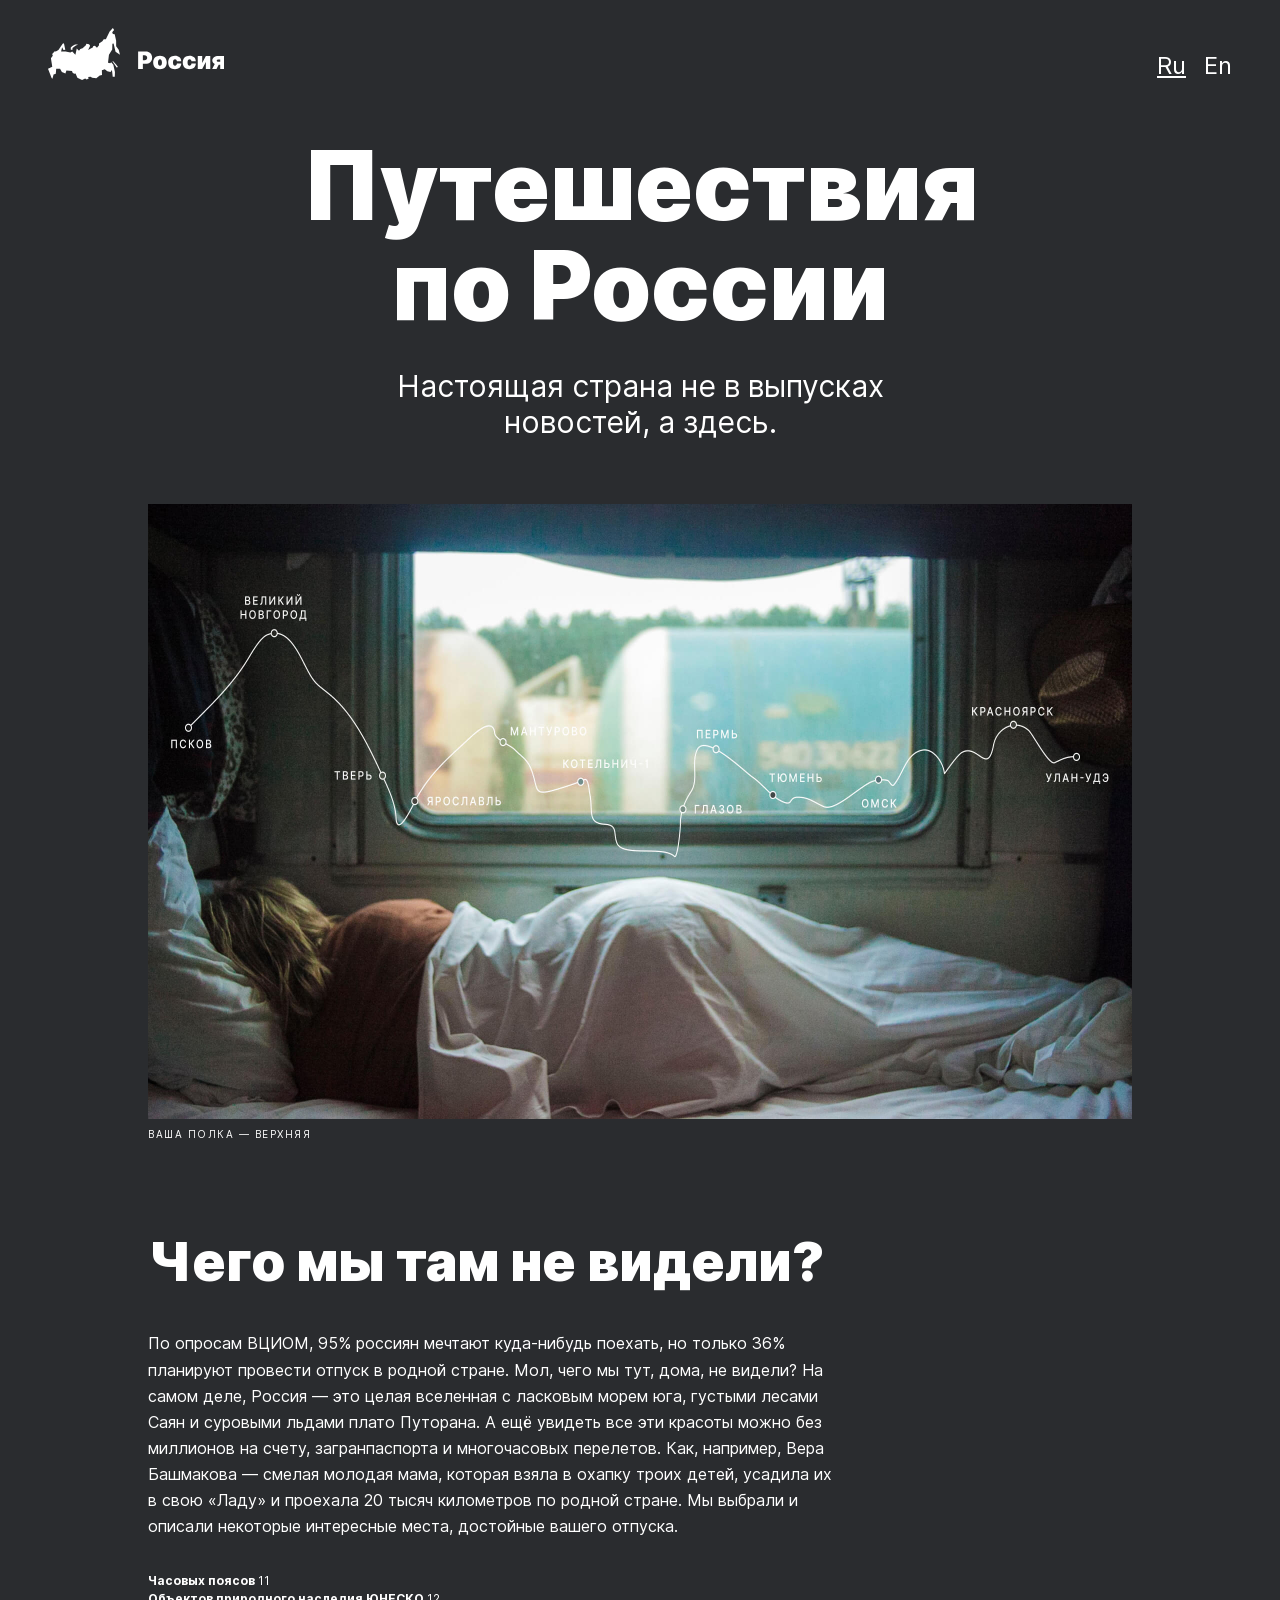
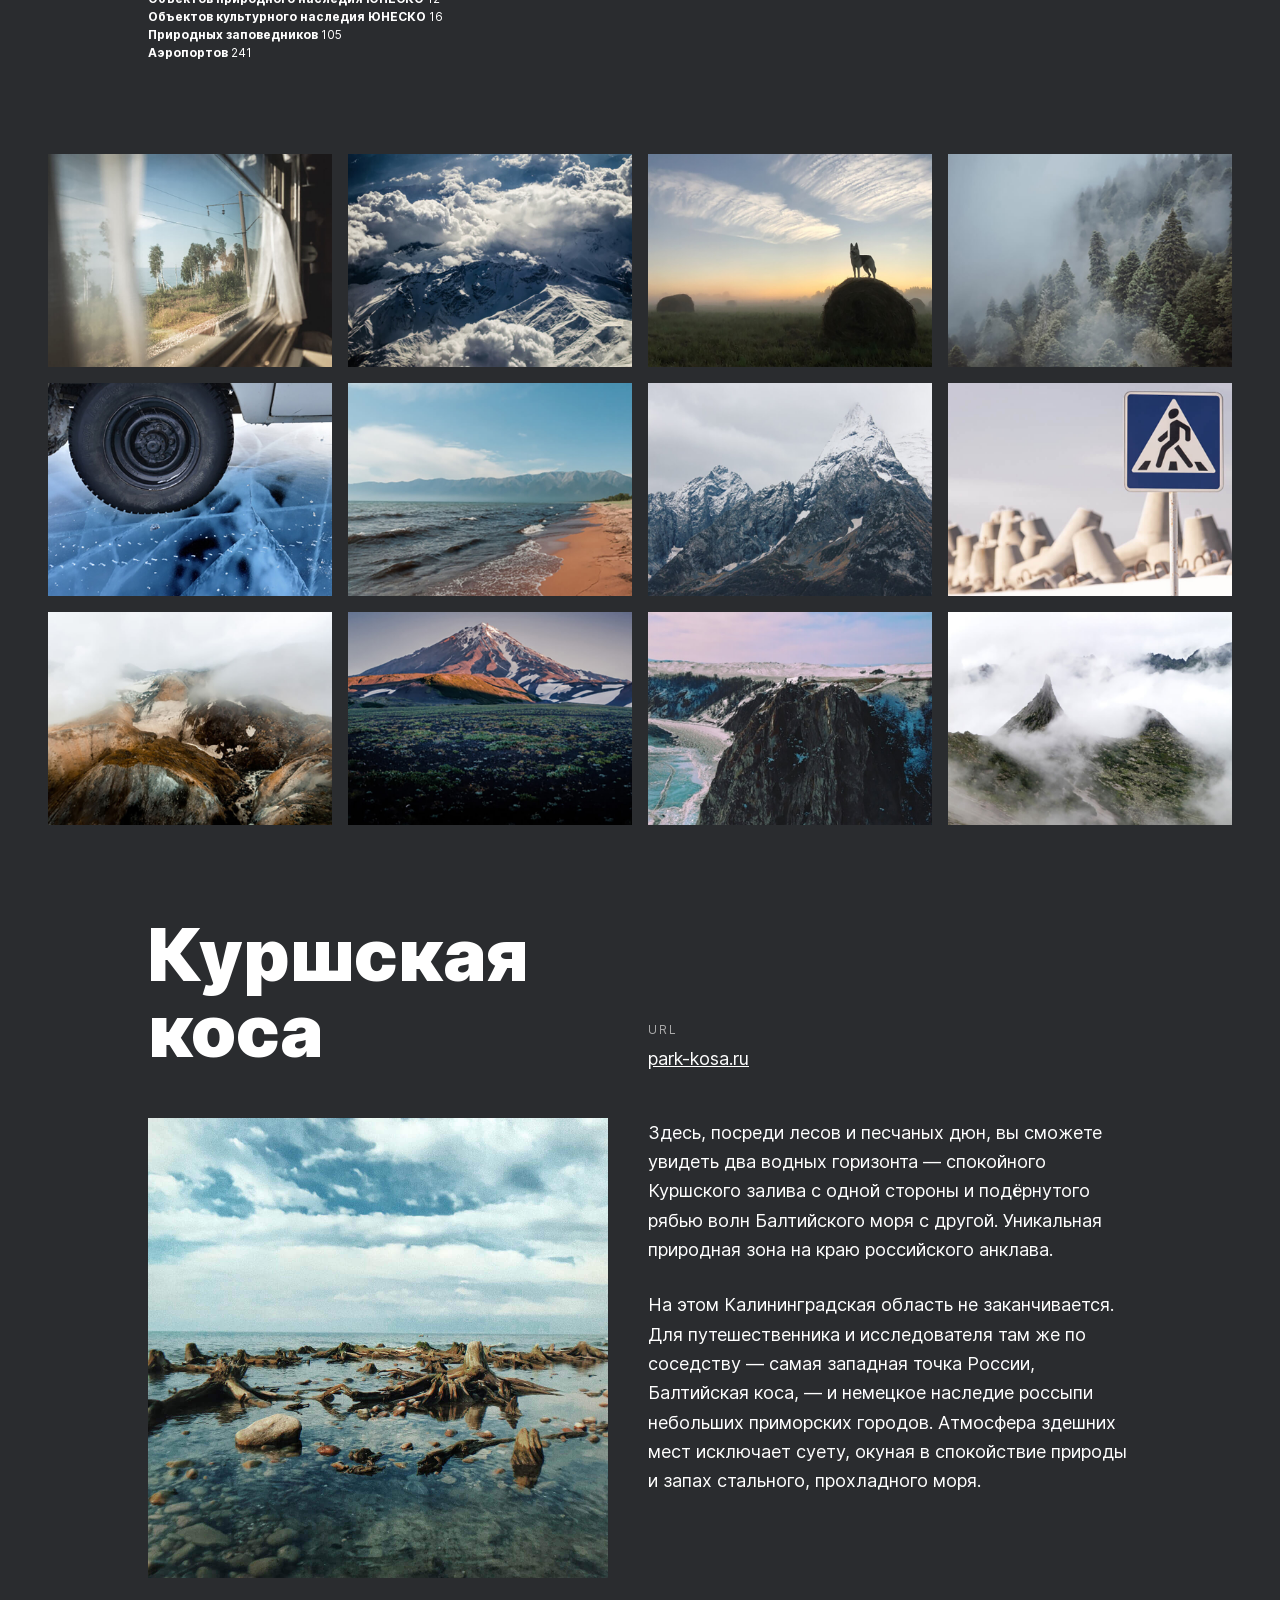
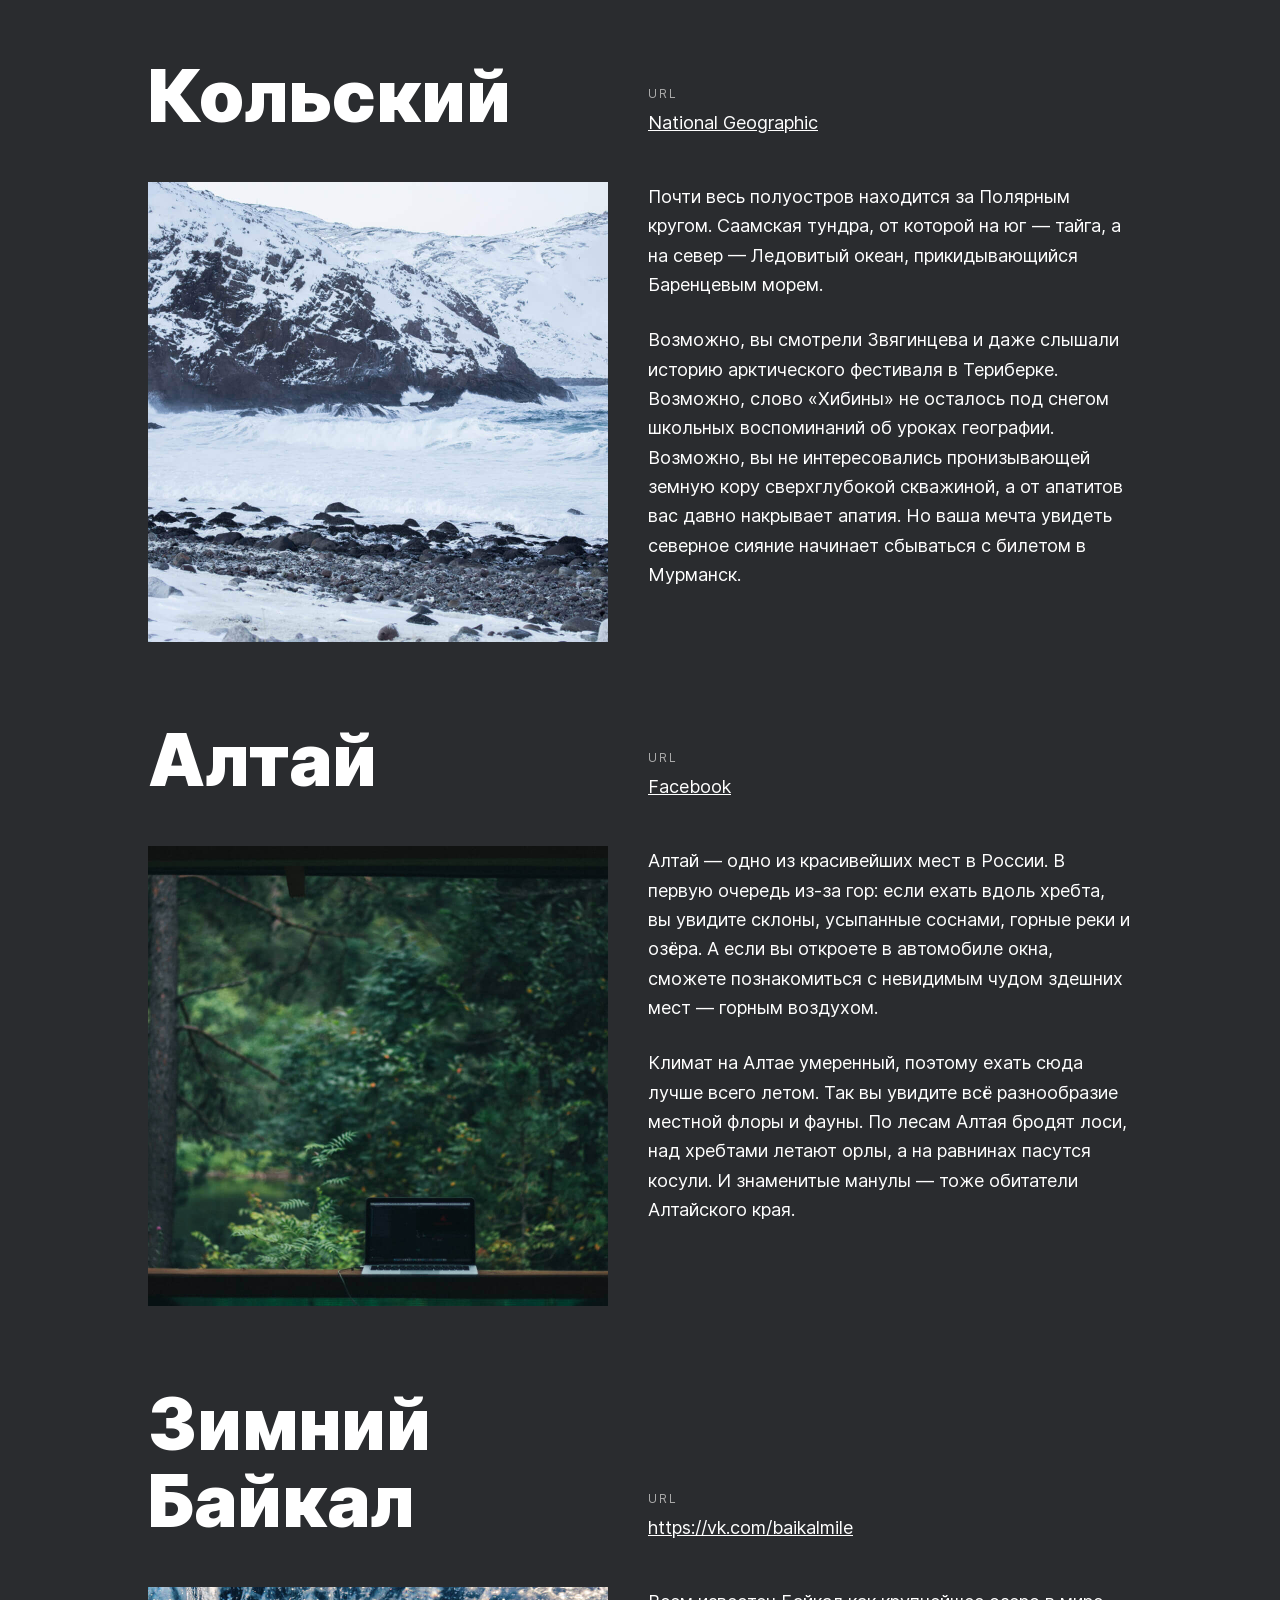
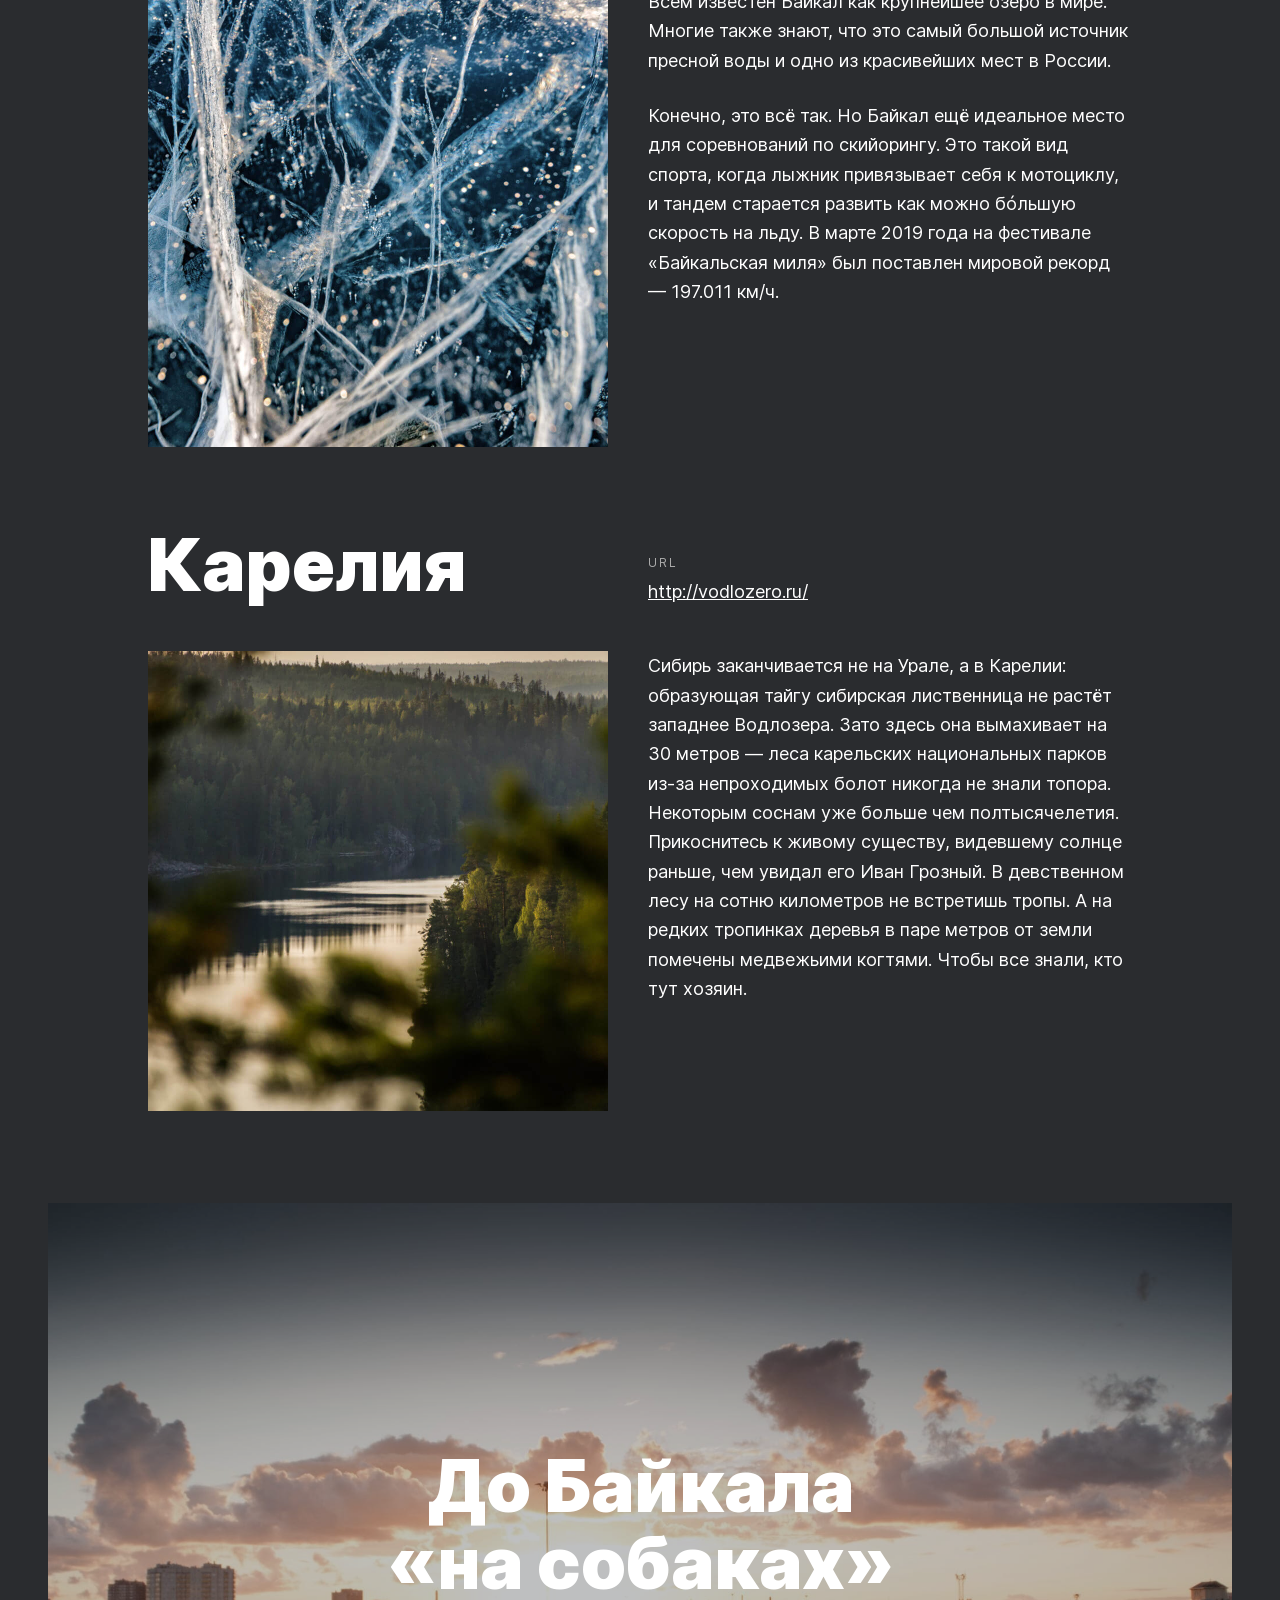
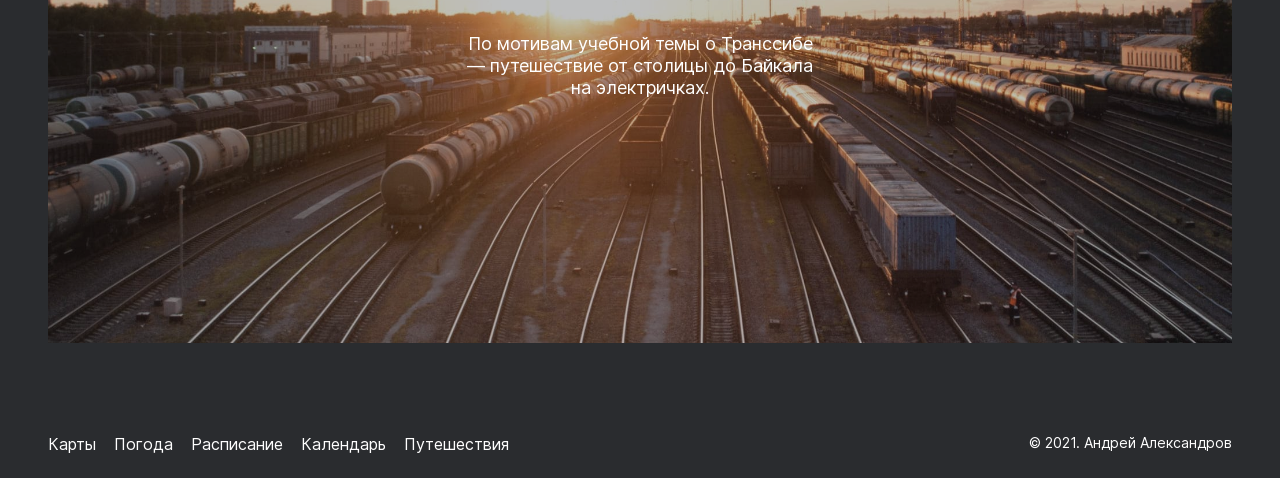
<file: index.html>
<!DOCTYPE html>
<html lang="ru">
<head>
  <meta charset="UTF-8">
  <meta name="viewport" content="width=device-width, initial-scale=1.0">
  <title>Путешествия по России</title>
  <link rel="stylesheet" href="pages/index.css">
</head>
<body class="root">
  <div class="page">
    <header class="header">
      <img class="header__logo" src="images/header-logo.svg" alt="лого карта России">
      <ul class="header__lang-links">
        <li>
          <a href="index.html" class="header__lang-link header__lang-link_ru hover-link">Ru</a>
        </li>
        <li>
          <a href="index.en.html" class="header__lang-link hover-link">En</a>
        </li>
      </ul>
    </header>
    <main class="content">
      <section class="lead">
        <h1 class="lead__title">Путешествия по России</h1>
        <p class="lead__subtitle">Настоящая страна не в выпусках новостей, а здесь.</p>
        <figure class="lead__figure">
          <img class="lead__image" src="images/lead-polka.jpg" alt="плацкарт, нижняя полка">
          <figcaption class="lead__caption">ваша полка — верхняя</figcaption>
        </figure>  
      </section>
      <!-- Большое спасибо за ревью, за ссылки и подсказки про всякие неочевидности. Надеюсь, я все исправил:) -->
      <section class="intro">
        <h2 class="intro__title">Чего мы там не видели?</h2>
        <p class="intro__text">По опросам ВЦИОМ, 95% россиян мечтают куда-нибудь поехать,
          но только 36% планируют провести отпуск в родной стране. Мол, чего мы тут, дома,
          не видели? На самом деле, Россия — это целая вселенная с ласковым морем юга,
          густыми лесами Саян и суровыми льдами плато Путорана. А ещё увидеть все эти
          красоты можно без миллионов на счету, загранпаспорта и многочасовых перелетов.
          Как, например, Вера Башмакова — смелая молодая мама, которая взяла в охапку троих детей,
          усадила их в свою «Ладу» и проехала 20 тысяч километров по родной стране.
          Мы выбрали и описали некоторые интересные места, достойные вашего отпуска.
        </p>
        <ul class="intro__list">
          <li>Часовых поясов <span class="intro__digits">11</span></li>
          <li>Объектов природного наследия ЮНЕСКО <span class="intro__digits">12</span></li>
          <li>Объектов культурного наследия ЮНЕСКО <span class="intro__digits">16</span></li>
          <li>Природных заповедников <span class="intro__digits">105</span></li>
          <li>Аэропортов <span class="intro__digits">241</span></li>
        </ul>  
      </section>

      <section class="photo-grid">
        <img class="photo-grid__item" src="images/photo-grid-train.jpg" alt="окно поезда">
        <img class="photo-grid__item" src="images/photo-grid-atharva-tulsi.jpg" alt="гора в облаках">
        <img class="photo-grid__item" src="images/photo-grid-tuman.jpg" alt="собака на сене">
        <img class="photo-grid__item" src="images/photo-grid-sochi.jpg" alt="ёлки в тумане">
        <img class="photo-grid__item" src="images/photo-grid-arisa.jpg" alt="колесо на льду">
        <img class="photo-grid__item" src="images/photo-grid-baikal.jpg" alt="берег Байкала">
        <img class="photo-grid__item" src="images/photo-grid-elbrus.jpg" alt="Эльбрус">
        <img class="photo-grid__item" src="images/photo-grid-kondratiev.jpg" alt="пешеходный переход">
        <img class="photo-grid__item" src="images/photo-grid-kamchatka-1.jpg" alt="сопки Камчатки">
        <img class="photo-grid__item" src="images/photo-grid-kamchatka-2.jpg" alt="вулкан на Камчатке">
        <img class="photo-grid__item" src="images/photo-grid-baikal-2.jpg" alt="скала на Байкале">
        <img class="photo-grid__item" src="images/photo-grid-ergaki.jpg" alt="Ергаки">
      </section>
   
      <section class="places">
        <article class="place">
          <h2 class="place__title">Куршская коса</h2>
          <div class="place__website">  
            <h3 class="place__url-heading">url</h3>
            <a href="http://park-kosa.ru" target="_blank" class="place__link hover-link">park-kosa.ru</a>
          </div>
          <img class="place__image" src="images/place-kosa.jpg" alt="Куршская коса">
          <div class="place__text">
            <p class="place__paragraph">Здесь, посреди лесов и песчаных дюн, вы сможете увидеть два водных горизонта —
              спокойного Куршского залива с одной стороны и подёрнутого рябью волн Балтийского моря с другой.
              Уникальная природная зона на краю российского анклава.</p>
            <p class="place__paragraph">На этом Калининградская область не заканчивается. Для путешественника и исследователя там же
              по соседству — самая западная точка России, Балтийская коса, — и немецкое наследие россыпи небольших
              приморских городов. Атмосфера здешних мест исключает суету, окуная в спокойствие природы и запах
              стального, прохладного моря.</p>
          </div>
        </article>
        <article class="place">
          <h2 class="place__title">Кольский</h2>
          <div class="place__website">
            <h3 class="place__url-heading">url</h3>
            <a href="https://yourshot.nationalgeographic.com/photos/?keywords=kolskiy" target="_blank" class="place__link hover-link">National Geographic</a>
          </div>
          <img class="place__image" src="images/place-kolsky.jpg" alt="Кольский полуостров">
          <div class="place__text">
            <p class="place__paragraph">Почти весь полуостров находится за Полярным кругом. Саамская тундра, от которой на юг — 
              тайга, а на север — Ледовитый океан, прикидывающийся Баренцевым морем.</p>
            <p class="place__paragraph">Возможно, вы смотрели Звягинцева и даже слышали историю арктического фестиваля в Териберке.
              Возможно, слово «Хибины» не осталось под снегом школьных воспоминаний об уроках географии.
              Возможно, вы не интересовались пронизывающей земную кору сверхглубокой скважиной, а от апатитов
              вас давно накрывает апатия. Но ваша мечта увидеть северное сияние начинает сбываться с билетом в Мурманск.</p>
          </div>
        </article>
        <article class="place">
          <h2 class="place__title">Алтай</h2>
          <div class="place__website">
            <h3 class="place__url-heading">url</h3>
            <a href="https://www.facebook.com/vera.bashmakova/posts/10156011613718822" target="_blank" class="place__link hover-link">Facebook</a>
          </div>
          <img class="place__image" src="images/place-altai.jpg" alt="Алтай">
          <div class="place__text">
            <p class="place__paragraph">Алтай — одно из красивейших мест в России. 
              В первую очередь из-за гор: если ехать вдоль хребта, вы увидите склоны, усыпанные соснами, горные реки и озёра.
              А если вы откроете в автомобиле окна, сможете познакомиться с невидимым чудом здешних мест — горным воздухом.</p>
            <p class="place__paragraph">Климат на Алтае умеренный, поэтому ехать сюда лучше всего летом.
              Так вы увидите всё разнообразие местной флоры и фауны. По лесам Алтая бродят лоси, над хребтами летают орлы, а на равнинах пасутся косули.
              И знаменитые манулы — тоже обитатели Алтайского края.</p>
          </div>
        </article>
        <div class="place">
          <h2 class="place__title">Зимний Байкал</h2>
          <div class="place__website">
            <h3 class="place__url-heading">url</h3>
            <a href="https://vk.com/baikalmile" target="_blank" class="place__link hover-link">https://vk.com/baikalmile</a>
          </div>
          <img class="place__image" src="images/place-winter-baikal.jpg" alt="зимний Байкал">
          <div class="place__text">
            <p class="place__paragraph">Всем известен Байкал как крупнейшее озеро 
              в мире. Многие также знают, что это самый большой источник пресной воды и одно из красивейших мест в России.</p>
            <p class="place__paragraph">Конечно, это всё так. Но Байкал ещё идеальное место для соревнований по скийорингу. Это такой вид спорта, когда лыжник привязывает себя 
              к мотоциклу, и тандем старается развить как можно бóльшую скорость на льду. В марте 2019 года на фестивале «Байкальская миля» был поставлен мировой рекорд — 197.011 км/ч.</p>
          </div>
        </div>
        <div class="place">
          <h2 class="place__title">Карелия</h2> 
          <div class="place__website">
            <h3 class="place__url-heading">url</h3>
            <a href="http://vodlozero.ru" target="_blank" class="place__link hover-link">http://vodlozero.ru/</a>
          </div>
          <img class="place__image" src="images/place-karelia.jpg" alt="Карелия">
          <div class="place__text">
            <p class="place__paragraph">Сибирь заканчивается не на Урале, а в Карелии: образующая тайгу сибирская лиственница не растёт западнее Водлозера.
              Зато здесь она вымахивает на 30 метров — леса карельских национальных парков из-за непроходимых болот никогда не знали топора. Некоторым соснам уже больше чем полтысячелетия.
              Прикоснитесь к живому существу, видевшему солнце раньше, чем увидал его Иван Грозный.
              В девственном лесу на сотню километров не встретишь тропы. А на редких тропинках деревья 
              в паре метров от земли помечены медвежьими когтями. Чтобы все знали, кто тут хозяин.</p>
          </div>
        </div>
      </section>

      <section class="cover">
        <a href="https://stampsy.com/na-elektrichkakh-do-baikala" target="_blank" class="cover__link">
          <h2 class="cover__title">До Байкала «на собаках»</h2>
          <h3 class="cover__subtitle">По мотивам учебной темы о Транссибе — путешествие от столицы до Байкала на электричках.</h3>
        </a>
      </section>
    </main>
    <footer class="footer">
      <nav>
        <ul class="menu">
          <li class="menu__item">
            <a href="https://yandex.ru/maps" target="_blank" class="menu__link hover-link">Карты</a>
          </li>
          <li class="menu__item">
            <a href="https://yandex.ru/pogoda" target="_blank" class="menu__link hover-link">Погода</a>
          </li>
          <li class="menu__item">
            <a href="https://rasp.yandex.ru" target="_blank" class="menu__link hover-link">Расписание</a>
          </li>
          <li class="menu__item">
            <a href="https://calendar.yandex.ru" target="_blank" class="menu__link hover-link">Календарь</a>
          </li>
          <li class="menu__item">
            <a href="https://travel.yandex.ru" target="_blank" class="menu__link hover-link">Путешествия</a>
          </li>          
        </ul>
      </nav>
      <p class="footer__copyright">&copy; 2021. Андрей Александров</p>
    </footer>
  </div>
</body>
</html>
</file>
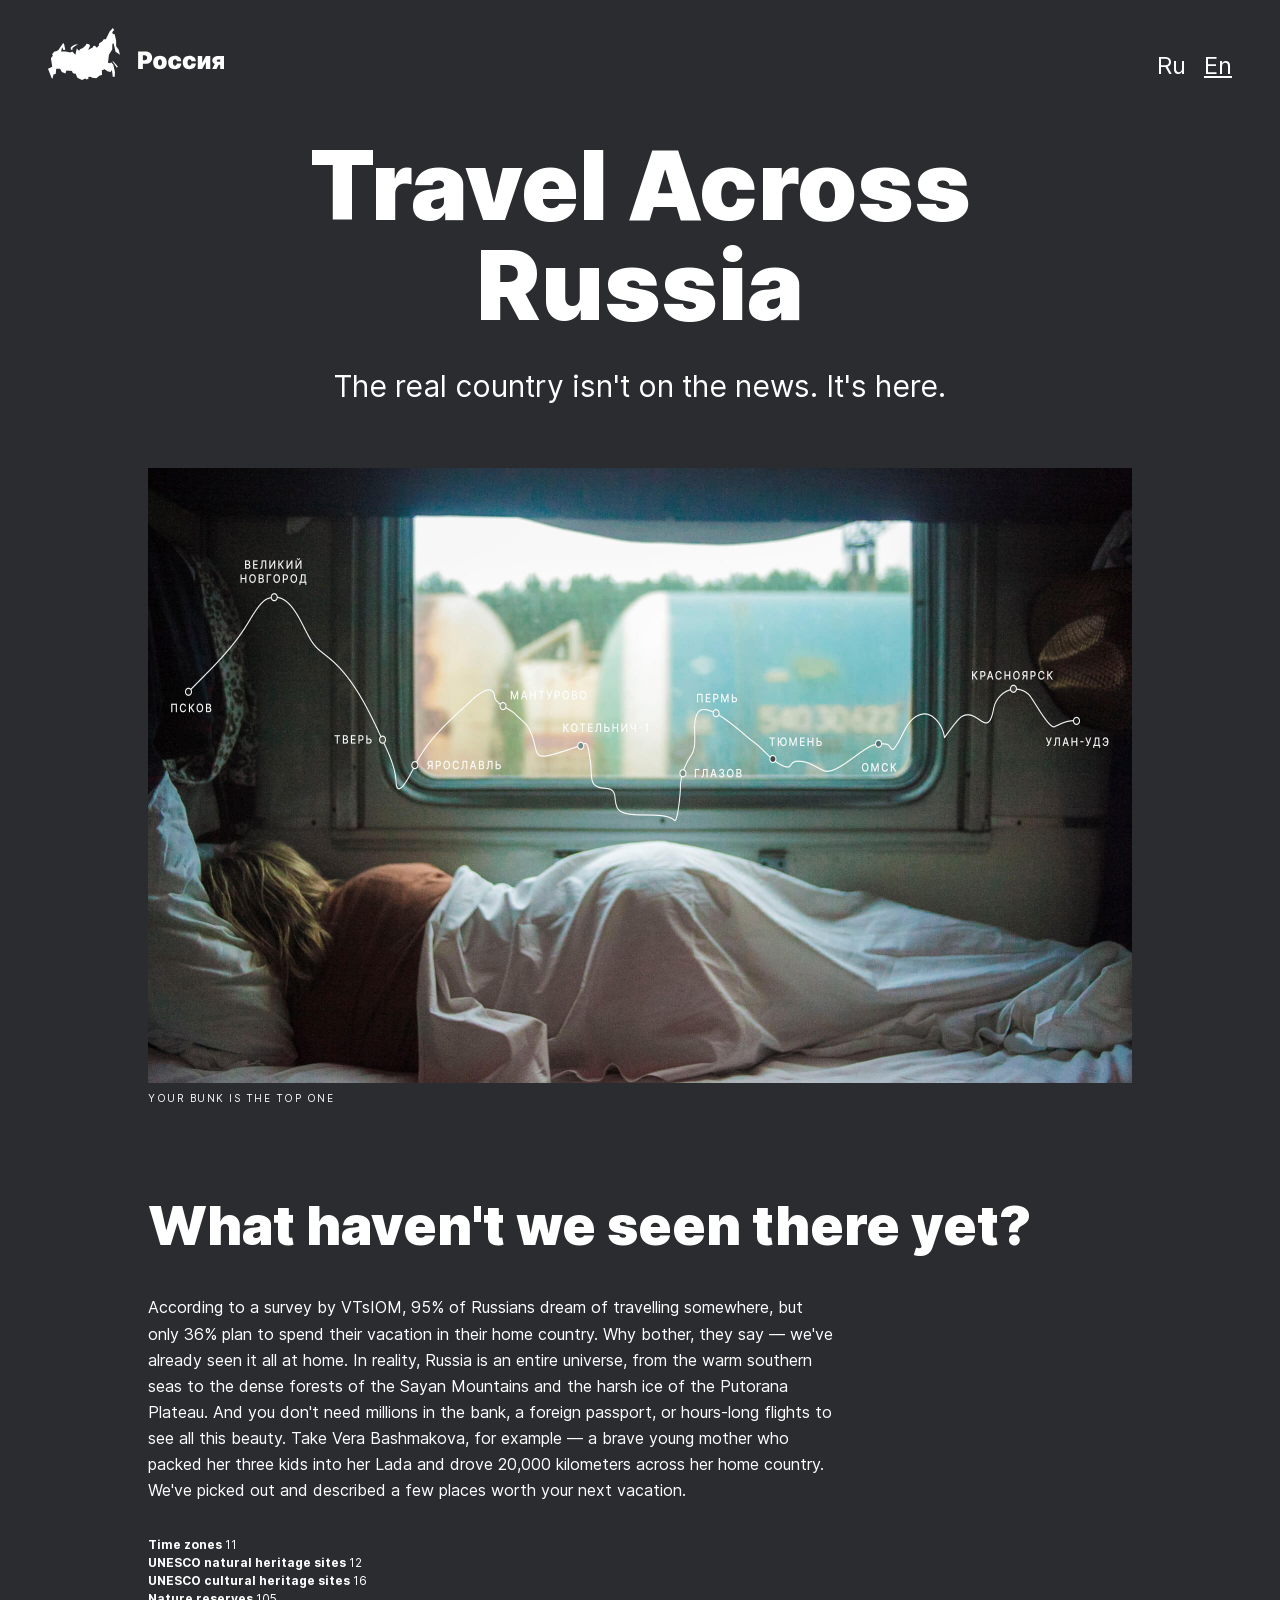
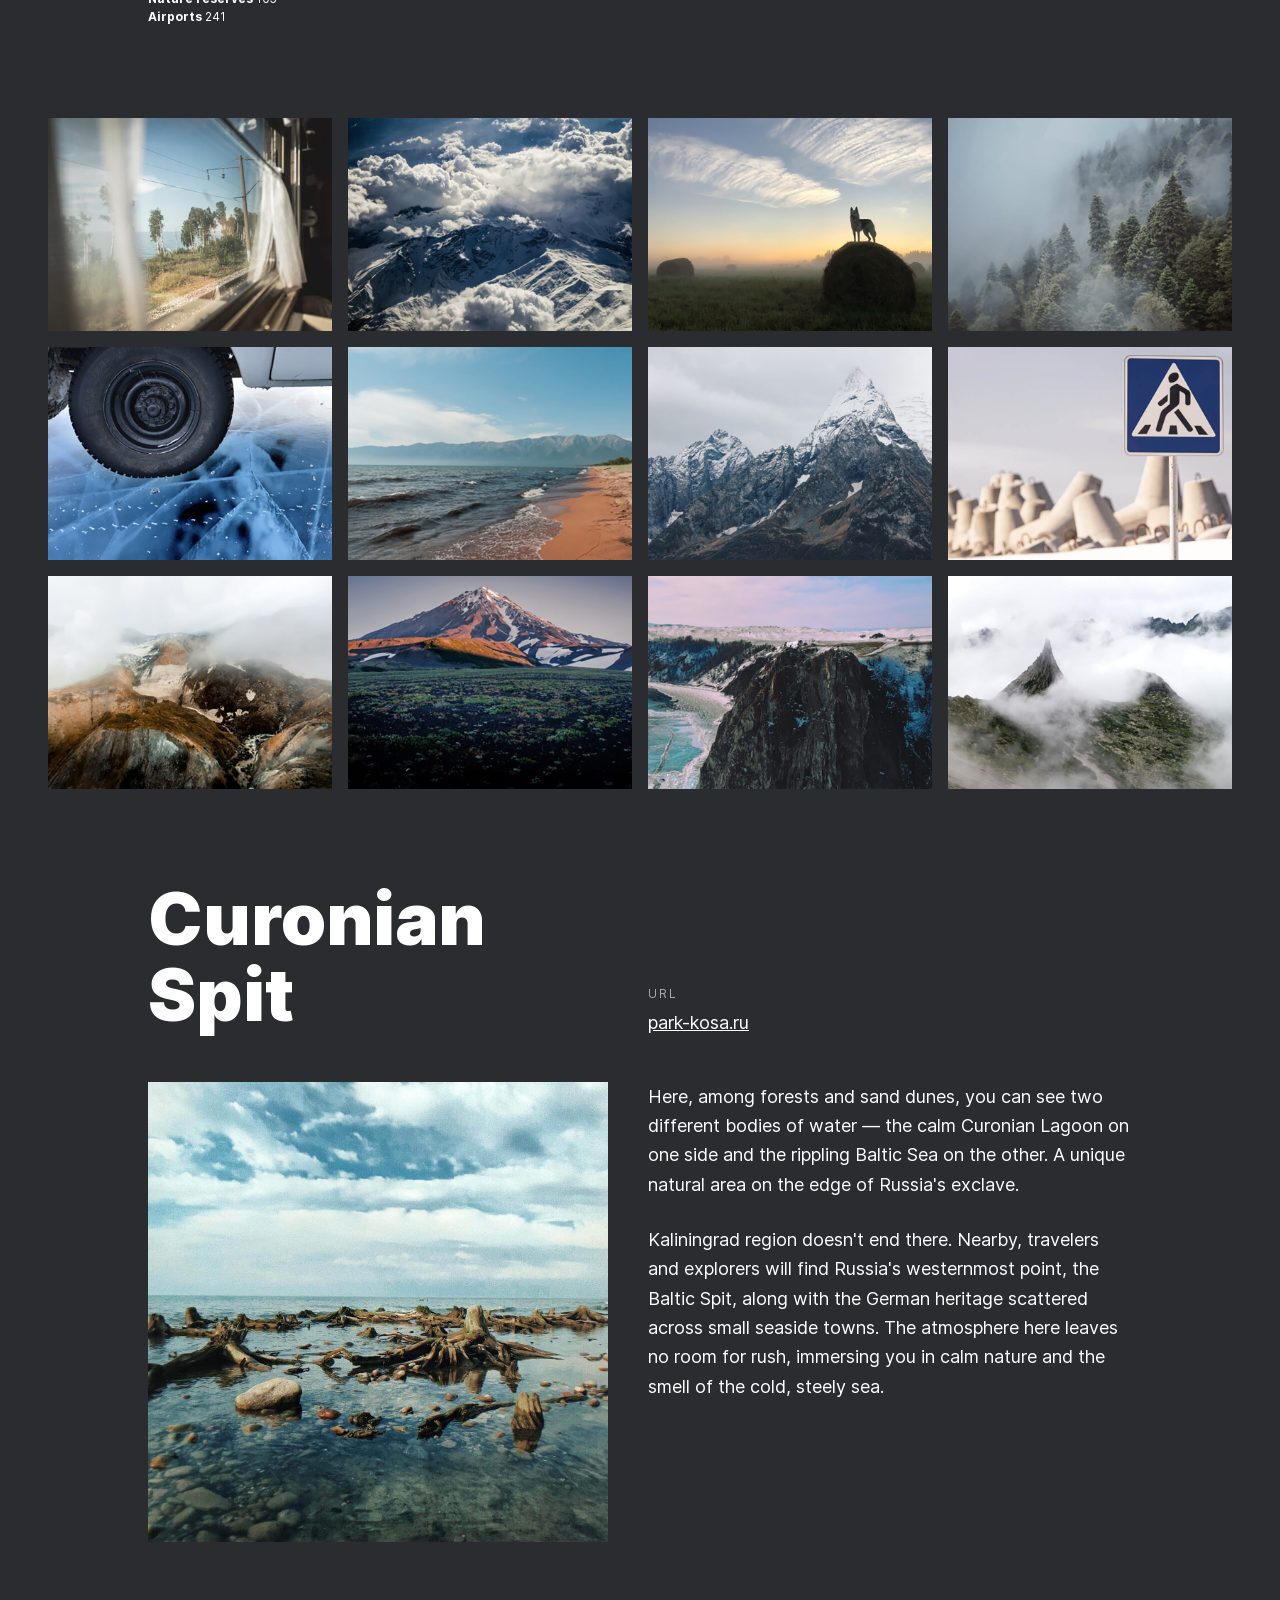
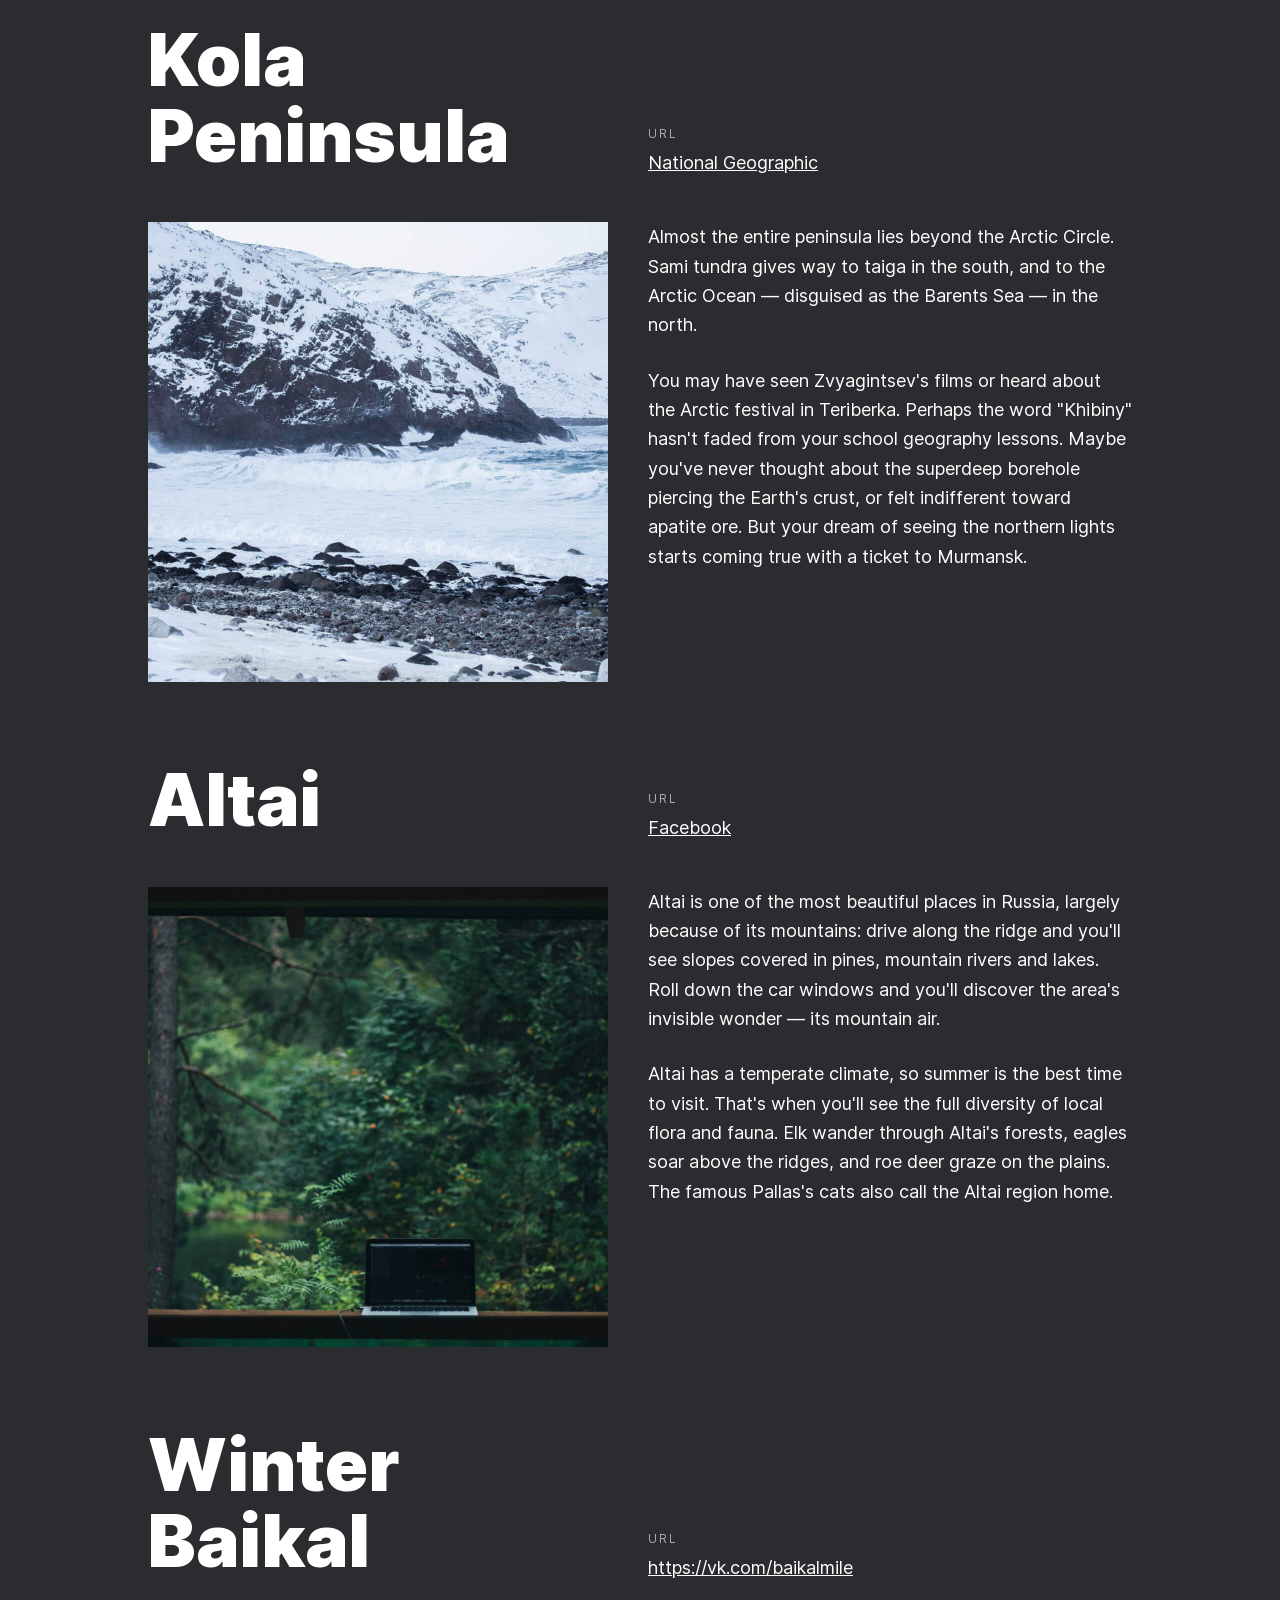
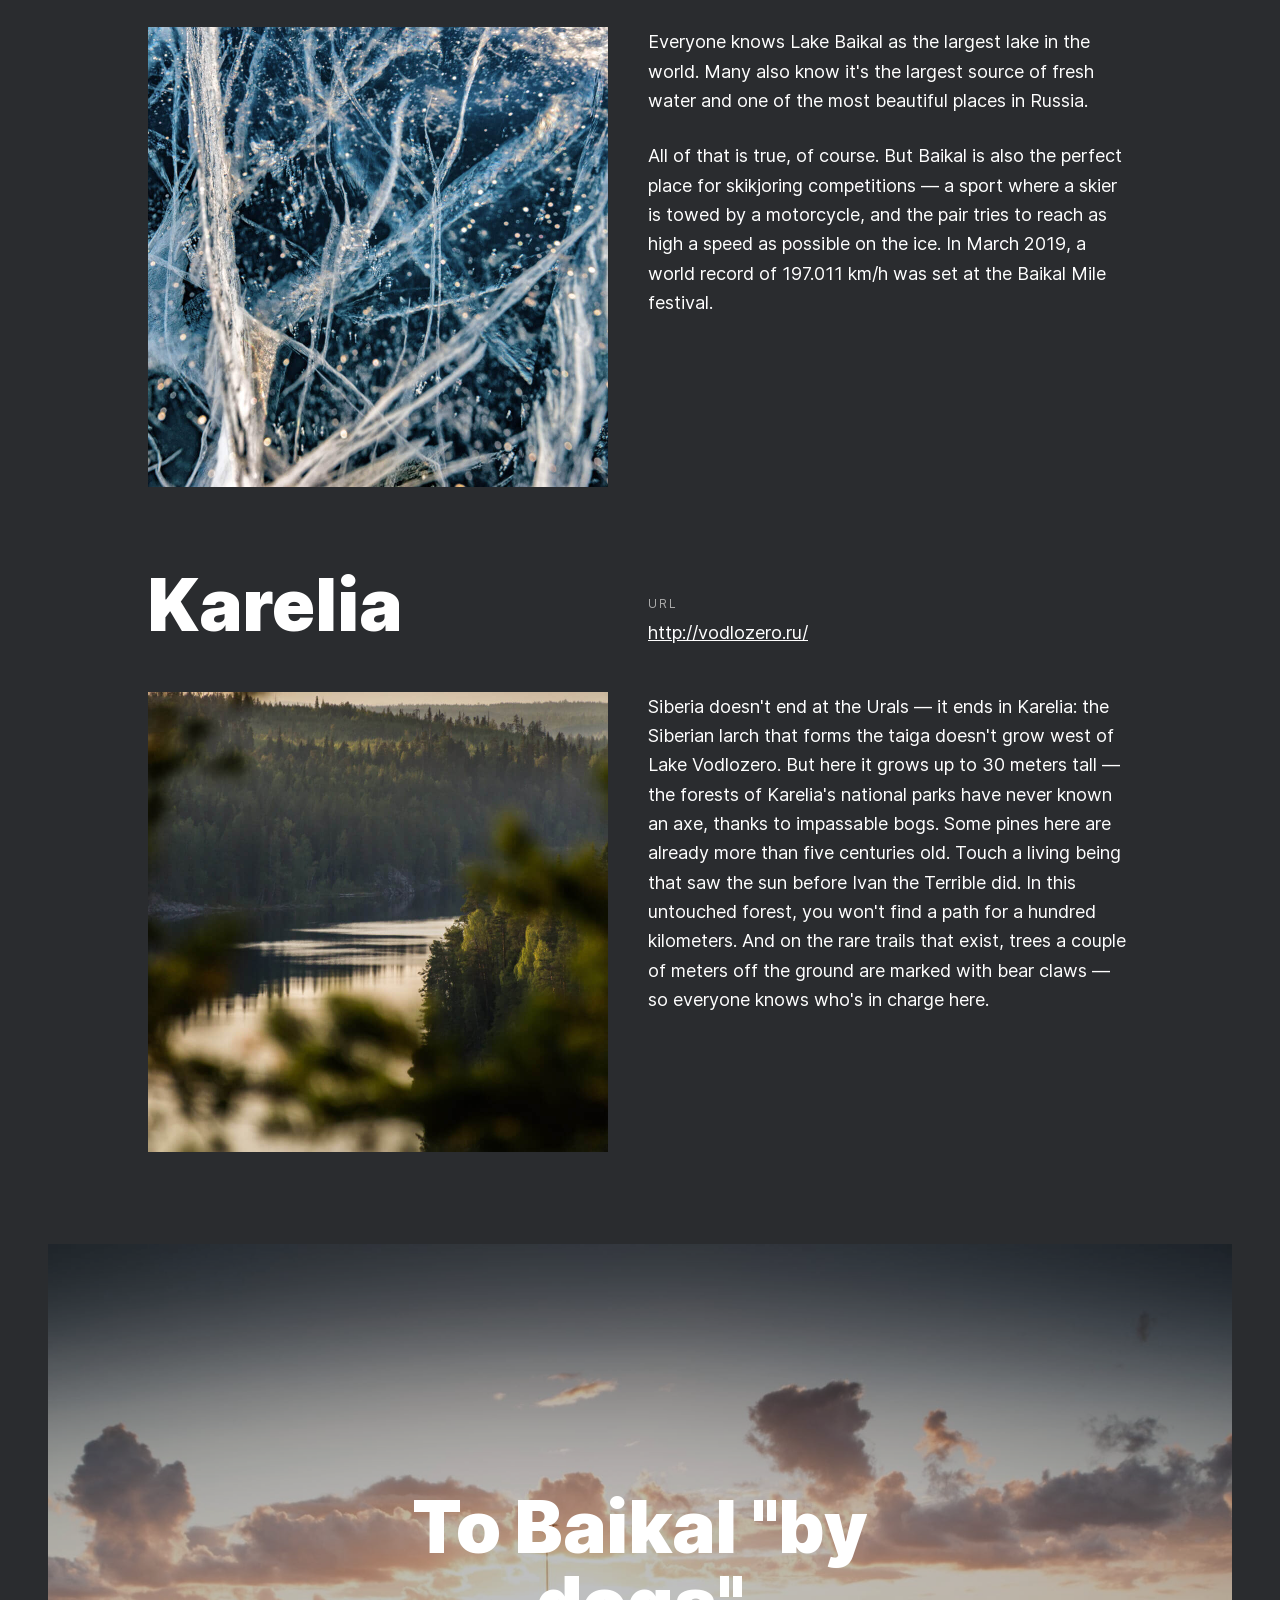
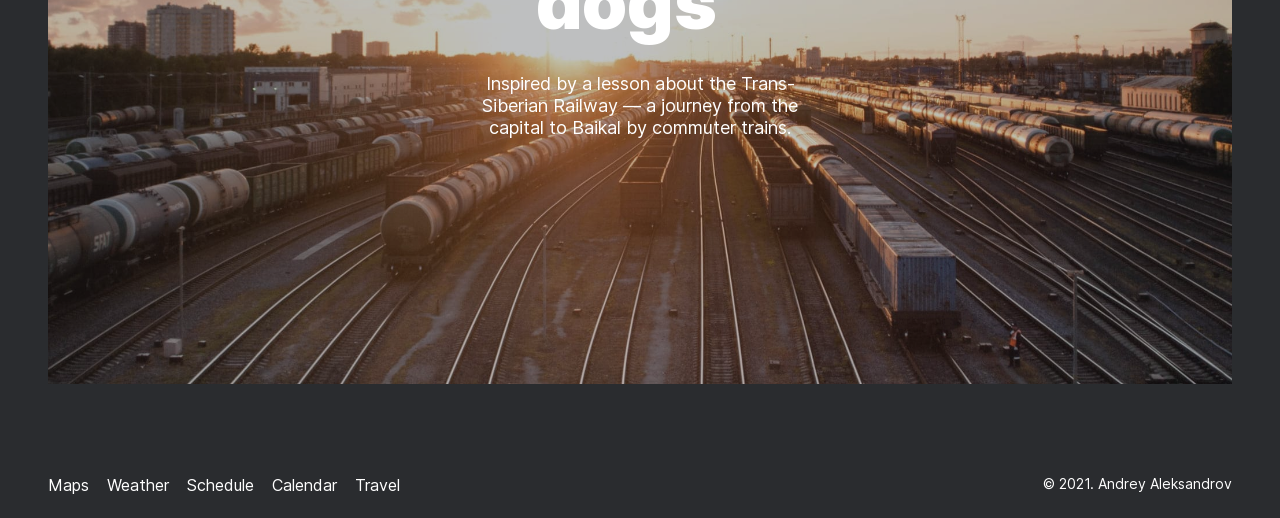
<file: index.en.html>
<!DOCTYPE html>
<html lang="en">
<head>
  <meta charset="UTF-8">
  <meta name="viewport" content="width=device-width, initial-scale=1.0">
  <title>Travel Across Russia</title>
  <link rel="stylesheet" href="pages/index.css">
</head>
<body class="root">
  <div class="page">
    <header class="header">
      <img class="header__logo" src="images/header-logo.svg" alt="map logo of Russia">
      <ul class="header__lang-links">
        <li>
          <a href="index.html" class="header__lang-link hover-link">Ru</a>
        </li>
        <li>
          <a href="index.en.html" class="header__lang-link header__lang-link_active hover-link">En</a>
        </li>
      </ul>
    </header>
    <main class="content">
      <section class="lead">
        <h1 class="lead__title">Travel Across Russia</h1>
        <p class="lead__subtitle">The real country isn't on the news. It's here.</p>
        <figure class="lead__figure">
          <img class="lead__image" src="images/lead-polka.jpg" alt="train compartment, lower berth">
          <figcaption class="lead__caption">your bunk is the top one</figcaption>
        </figure>
      </section>

      <section class="intro">
        <h2 class="intro__title">What haven't we seen there yet?</h2>
        <p class="intro__text">According to a survey by VTsIOM, 95% of Russians dream of travelling somewhere,
          but only 36% plan to spend their vacation in their home country. Why bother, they say —
          we've already seen it all at home. In reality, Russia is an entire universe, from the warm
          southern seas to the dense forests of the Sayan Mountains and the harsh ice of the Putorana
          Plateau. And you don't need millions in the bank, a foreign passport, or hours-long flights
          to see all this beauty. Take Vera Bashmakova, for example — a brave young mother who packed
          her three kids into her Lada and drove 20,000 kilometers across her home country. We've
          picked out and described a few places worth your next vacation.
        </p>
        <ul class="intro__list">
          <li>Time zones <span class="intro__digits">11</span></li>
          <li>UNESCO natural heritage sites <span class="intro__digits">12</span></li>
          <li>UNESCO cultural heritage sites <span class="intro__digits">16</span></li>
          <li>Nature reserves <span class="intro__digits">105</span></li>
          <li>Airports <span class="intro__digits">241</span></li>
        </ul>
      </section>

      <section class="photo-grid">
        <img class="photo-grid__item" src="images/photo-grid-train.jpg" alt="train window">
        <img class="photo-grid__item" src="images/photo-grid-atharva-tulsi.jpg" alt="mountain in the clouds">
        <img class="photo-grid__item" src="images/photo-grid-tuman.jpg" alt="dog on hay">
        <img class="photo-grid__item" src="images/photo-grid-sochi.jpg" alt="fir trees in fog">
        <img class="photo-grid__item" src="images/photo-grid-arisa.jpg" alt="wheel on ice">
        <img class="photo-grid__item" src="images/photo-grid-baikal.jpg" alt="shore of Lake Baikal">
        <img class="photo-grid__item" src="images/photo-grid-elbrus.jpg" alt="Mount Elbrus">
        <img class="photo-grid__item" src="images/photo-grid-kondratiev.jpg" alt="pedestrian crossing">
        <img class="photo-grid__item" src="images/photo-grid-kamchatka-1.jpg" alt="Kamchatka hills">
        <img class="photo-grid__item" src="images/photo-grid-kamchatka-2.jpg" alt="volcano in Kamchatka">
        <img class="photo-grid__item" src="images/photo-grid-baikal-2.jpg" alt="rock on Lake Baikal">
        <img class="photo-grid__item" src="images/photo-grid-ergaki.jpg" alt="Ergaki">
      </section>

      <section class="places">
        <article class="place">
          <h2 class="place__title">Curonian Spit</h2>
          <div class="place__website">
            <h3 class="place__url-heading">url</h3>
            <a href="http://park-kosa.ru" target="_blank" class="place__link hover-link">park-kosa.ru</a>
          </div>
          <img class="place__image" src="images/place-kosa.jpg" alt="Curonian Spit">
          <div class="place__text">
            <p class="place__paragraph">Here, among forests and sand dunes, you can see two different
              bodies of water — the calm Curonian Lagoon on one side and the rippling Baltic Sea on
              the other. A unique natural area on the edge of Russia's exclave.</p>
            <p class="place__paragraph">Kaliningrad region doesn't end there. Nearby, travelers and
              explorers will find Russia's westernmost point, the Baltic Spit, along with the German
              heritage scattered across small seaside towns. The atmosphere here leaves no room for
              rush, immersing you in calm nature and the smell of the cold, steely sea.</p>
          </div>
        </article>
        <article class="place">
          <h2 class="place__title">Kola Peninsula</h2>
          <div class="place__website">
            <h3 class="place__url-heading">url</h3>
            <a href="https://yourshot.nationalgeographic.com/photos/?keywords=kolskiy" target="_blank" class="place__link hover-link">National Geographic</a>
          </div>
          <img class="place__image" src="images/place-kolsky.jpg" alt="Kola Peninsula">
          <div class="place__text">
            <p class="place__paragraph">Almost the entire peninsula lies beyond the Arctic Circle.
              Sami tundra gives way to taiga in the south, and to the Arctic Ocean — disguised as the
              Barents Sea — in the north.</p>
            <p class="place__paragraph">You may have seen Zvyagintsev's films or heard about the
              Arctic festival in Teriberka. Perhaps the word "Khibiny" hasn't faded from your school
              geography lessons. Maybe you've never thought about the superdeep borehole piercing the
              Earth's crust, or felt indifferent toward apatite ore. But your dream of seeing the
              northern lights starts coming true with a ticket to Murmansk.</p>
          </div>
        </article>
        <article class="place">
          <h2 class="place__title">Altai</h2>
          <div class="place__website">
            <h3 class="place__url-heading">url</h3>
            <a href="https://www.facebook.com/vera.bashmakova/posts/10156011613718822" target="_blank" class="place__link hover-link">Facebook</a>
          </div>
          <img class="place__image" src="images/place-altai.jpg" alt="Altai">
          <div class="place__text">
            <p class="place__paragraph">Altai is one of the most beautiful places in Russia, largely
              because of its mountains: drive along the ridge and you'll see slopes covered in pines,
              mountain rivers and lakes. Roll down the car windows and you'll discover the area's
              invisible wonder — its mountain air.</p>
            <p class="place__paragraph">Altai has a temperate climate, so summer is the best time to
              visit. That's when you'll see the full diversity of local flora and fauna. Elk wander
              through Altai's forests, eagles soar above the ridges, and roe deer graze on the plains.
              The famous Pallas's cats also call the Altai region home.</p>
          </div>
        </article>
        <div class="place">
          <h2 class="place__title">Winter Baikal</h2>
          <div class="place__website">
            <h3 class="place__url-heading">url</h3>
            <a href="https://vk.com/baikalmile" target="_blank" class="place__link hover-link">https://vk.com/baikalmile</a>
          </div>
          <img class="place__image" src="images/place-winter-baikal.jpg" alt="winter Baikal">
          <div class="place__text">
            <p class="place__paragraph">Everyone knows Lake Baikal as the largest lake in the world.
              Many also know it's the largest source of fresh water and one of the most beautiful
              places in Russia.</p>
            <p class="place__paragraph">All of that is true, of course. But Baikal is also the
              perfect place for skikjoring competitions — a sport where a skier is towed by a
              motorcycle, and the pair tries to reach as high a speed as possible on the ice. In March
              2019, a world record of 197.011 km/h was set at the Baikal Mile festival.</p>
          </div>
        </div>
        <div class="place">
          <h2 class="place__title">Karelia</h2>
          <div class="place__website">
            <h3 class="place__url-heading">url</h3>
            <a href="http://vodlozero.ru" target="_blank" class="place__link hover-link">http://vodlozero.ru/</a>
          </div>
          <img class="place__image" src="images/place-karelia.jpg" alt="Karelia">
          <div class="place__text">
            <p class="place__paragraph">Siberia doesn't end at the Urals — it ends in Karelia: the
              Siberian larch that forms the taiga doesn't grow west of Lake Vodlozero. But here it
              grows up to 30 meters tall — the forests of Karelia's national parks have never known
              an axe, thanks to impassable bogs. Some pines here are already more than five centuries
              old. Touch a living being that saw the sun before Ivan the Terrible did. In this
              untouched forest, you won't find a path for a hundred kilometers. And on the rare trails
              that exist, trees a couple of meters off the ground are marked with bear claws — so
              everyone knows who's in charge here.</p>
          </div>
        </div>
      </section>

      <section class="cover">
        <a href="https://stampsy.com/na-elektrichkakh-do-baikala" target="_blank" class="cover__link">
          <h2 class="cover__title">To Baikal "by dogs"</h2>
          <h3 class="cover__subtitle">Inspired by a lesson about the Trans-Siberian Railway — a journey from the capital to Baikal by commuter trains.</h3>
        </a>
      </section>
    </main>
    <footer class="footer">
      <nav>
        <ul class="menu">
          <li class="menu__item">
            <a href="https://yandex.ru/maps" target="_blank" class="menu__link hover-link">Maps</a>
          </li>
          <li class="menu__item">
            <a href="https://yandex.ru/pogoda" target="_blank" class="menu__link hover-link">Weather</a>
          </li>
          <li class="menu__item">
            <a href="https://rasp.yandex.ru" target="_blank" class="menu__link hover-link">Schedule</a>
          </li>
          <li class="menu__item">
            <a href="https://calendar.yandex.ru" target="_blank" class="menu__link hover-link">Calendar</a>
          </li>
          <li class="menu__item">
            <a href="https://travel.yandex.ru" target="_blank" class="menu__link hover-link">Travel</a>
          </li>
        </ul>
      </nav>
      <p class="footer__copyright">&copy; 2021. Andrey Aleksandrov</p>
    </footer>
  </div>
</body>
</html>
</file>
<file: pages/index.css>
@import url(../vendor/normalize.css);
@import url(../vendor/fonts/inter.css);
@import url(../blocks/root/root.css);
@import url(../blocks/page/page.css);
@import url(../blocks/header/header.css);
@import url(../blocks/header/__logo/header__logo.css);
@import url(../blocks/header/__lang-links/header__lang-links.css);
@import url(../blocks/header/__lang-link/header__lang-link.css);
@import url(../blocks/header/__lang-link/_ru/header__lang-link_ru.css);
@import url(../blocks/lead/lead.css);
@import url(../blocks/lead/__title/lead__title.css);
@import url(../blocks/lead/__subtitle/lead__subtitile.css);
@import url(../blocks/lead/__figure/lead__figure.css);
@import url(../blocks/lead/__image/lead__image.css);
@import url(../blocks/lead/__caption/lead__caption.css);
@import url(../blocks/intro/intro.css);
@import url(../blocks/intro/__title/intro__title.css);
@import url(../blocks/intro/__text/intro__text.css);
@import url(../blocks/intro/__list/intro__list.css);
@import url(../blocks/intro/__digits/intro__digits.css);
@import url(../blocks/photo-grid/photo-grid.css);
@import url(../blocks/photo-grid/__item/photo-grid__item.css);
@import url(../blocks/places/places.css);
@import url(../blocks/place/place.css);
@import url(../blocks/place/__title/place__title.css);
@import url(../blocks/place/__website/place__website.css);
@import url(../blocks/place/__url-heading/place__url-heading.css);
@import url(../blocks/place/__link/place__link.css);
@import url(../blocks/place/__image/place__image.css);
@import url(../blocks/place/__text/place__text.css);
@import url(../blocks/place/__paragraph/place__paragraph.css);
@import url(../blocks/cover/cover.css);
@import url(../blocks/cover/__title/cover__title.css);
@import url(../blocks/cover/__subtitle/cover__subtitle.css);
@import url(../blocks/cover/__link/cover__link.css);
@import url(../blocks/footer/footer.css);
@import url(../blocks/menu/menu.css);
@import url(../blocks/menu/__item/menu__item.css);
@import url(../blocks/menu/__link/menu__link.css);
@import url(../blocks/footer/__copyright/footer__copyright.css);
@import url(../blocks/hover-link/hover-link.css);
@import url(../blocks/header/__lang-link/_active/header__lang-link_active.css);
</file>
